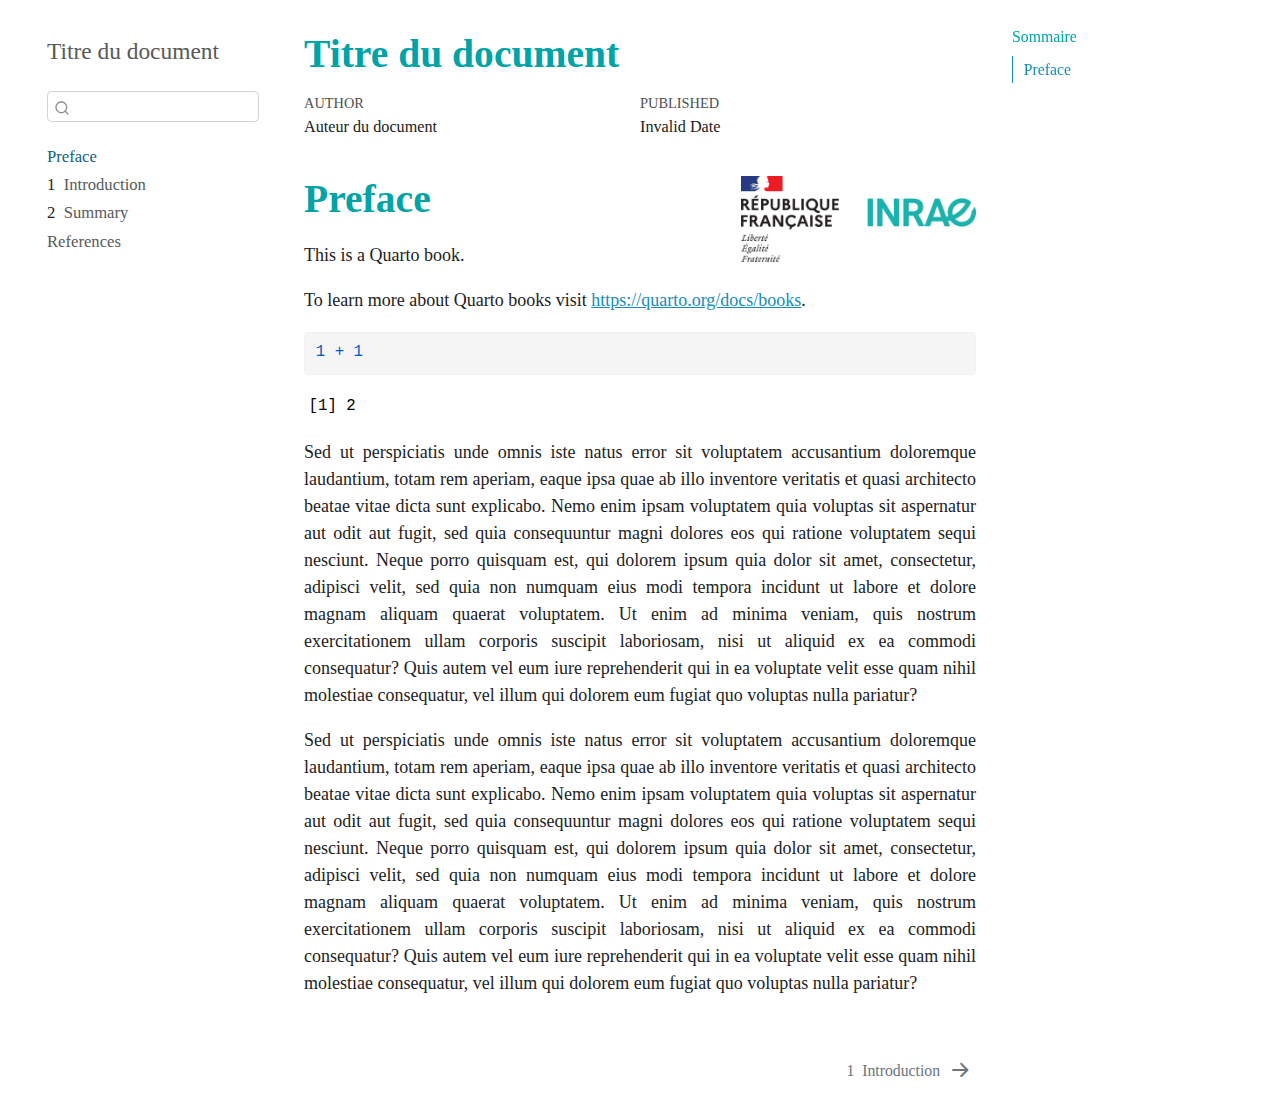
<file: docs/index.html>
<!DOCTYPE html>
<html xmlns="http://www.w3.org/1999/xhtml" lang="en" xml:lang="en"><head>

<meta charset="utf-8">
<meta name="generator" content="quarto-1.3.49">

<meta name="viewport" content="width=device-width, initial-scale=1.0, user-scalable=yes">

<meta name="author" content="Auteur du document">

<title>Titre du document</title>
<style>
code{white-space: pre-wrap;}
span.smallcaps{font-variant: small-caps;}
div.columns{display: flex; gap: min(4vw, 1.5em);}
div.column{flex: auto; overflow-x: auto;}
div.hanging-indent{margin-left: 1.5em; text-indent: -1.5em;}
ul.task-list{list-style: none;}
ul.task-list li input[type="checkbox"] {
  width: 0.8em;
  margin: 0 0.8em 0.2em -1.6em;
  vertical-align: middle;
}
pre > code.sourceCode { white-space: pre; position: relative; }
pre > code.sourceCode > span { display: inline-block; line-height: 1.25; }
pre > code.sourceCode > span:empty { height: 1.2em; }
.sourceCode { overflow: visible; }
code.sourceCode > span { color: inherit; text-decoration: inherit; }
div.sourceCode { margin: 1em 0; }
pre.sourceCode { margin: 0; }
@media screen {
div.sourceCode { overflow: auto; }
}
@media print {
pre > code.sourceCode { white-space: pre-wrap; }
pre > code.sourceCode > span { text-indent: -5em; padding-left: 5em; }
}
pre.numberSource code
  { counter-reset: source-line 0; }
pre.numberSource code > span
  { position: relative; left: -4em; counter-increment: source-line; }
pre.numberSource code > span > a:first-child::before
  { content: counter(source-line);
    position: relative; left: -1em; text-align: right; vertical-align: baseline;
    border: none; display: inline-block;
    -webkit-touch-callout: none; -webkit-user-select: none;
    -khtml-user-select: none; -moz-user-select: none;
    -ms-user-select: none; user-select: none;
    padding: 0 4px; width: 4em;
    color: #aaaaaa;
  }
pre.numberSource { margin-left: 3em; border-left: 1px solid #aaaaaa;  padding-left: 4px; }
div.sourceCode
  {   }
@media screen {
pre > code.sourceCode > span > a:first-child::before { text-decoration: underline; }
}
code span.al { color: #ff0000; font-weight: bold; } /* Alert */
code span.an { color: #60a0b0; font-weight: bold; font-style: italic; } /* Annotation */
code span.at { color: #7d9029; } /* Attribute */
code span.bn { color: #40a070; } /* BaseN */
code span.bu { color: #008000; } /* BuiltIn */
code span.cf { color: #007020; font-weight: bold; } /* ControlFlow */
code span.ch { color: #4070a0; } /* Char */
code span.cn { color: #880000; } /* Constant */
code span.co { color: #60a0b0; font-style: italic; } /* Comment */
code span.cv { color: #60a0b0; font-weight: bold; font-style: italic; } /* CommentVar */
code span.do { color: #ba2121; font-style: italic; } /* Documentation */
code span.dt { color: #902000; } /* DataType */
code span.dv { color: #40a070; } /* DecVal */
code span.er { color: #ff0000; font-weight: bold; } /* Error */
code span.ex { } /* Extension */
code span.fl { color: #40a070; } /* Float */
code span.fu { color: #06287e; } /* Function */
code span.im { color: #008000; font-weight: bold; } /* Import */
code span.in { color: #60a0b0; font-weight: bold; font-style: italic; } /* Information */
code span.kw { color: #007020; font-weight: bold; } /* Keyword */
code span.op { color: #666666; } /* Operator */
code span.ot { color: #007020; } /* Other */
code span.pp { color: #bc7a00; } /* Preprocessor */
code span.sc { color: #4070a0; } /* SpecialChar */
code span.ss { color: #bb6688; } /* SpecialString */
code span.st { color: #4070a0; } /* String */
code span.va { color: #19177c; } /* Variable */
code span.vs { color: #4070a0; } /* VerbatimString */
code span.wa { color: #60a0b0; font-weight: bold; font-style: italic; } /* Warning */
</style>


<script src="site_libs/quarto-nav/quarto-nav.js"></script>
<script src="site_libs/quarto-nav/headroom.min.js"></script>
<script src="site_libs/clipboard/clipboard.min.js"></script>
<script src="site_libs/quarto-search/autocomplete.umd.js"></script>
<script src="site_libs/quarto-search/fuse.min.js"></script>
<script src="site_libs/quarto-search/quarto-search.js"></script>
<meta name="quarto:offset" content="./">
<link href="./intro.html" rel="next">
<script src="site_libs/quarto-html/quarto.js"></script>
<script src="site_libs/quarto-html/popper.min.js"></script>
<script src="site_libs/quarto-html/tippy.umd.min.js"></script>
<script src="site_libs/quarto-html/anchor.min.js"></script>
<link href="site_libs/quarto-html/tippy.css" rel="stylesheet">
<link href="site_libs/quarto-html/quarto-syntax-highlighting.css" rel="stylesheet" id="quarto-text-highlighting-styles">
<script src="site_libs/bootstrap/bootstrap.min.js"></script>
<link href="site_libs/bootstrap/bootstrap-icons.css" rel="stylesheet">
<link href="site_libs/bootstrap/bootstrap.min.css" rel="stylesheet" id="quarto-bootstrap" data-mode="light">
<script id="quarto-search-options" type="application/json">{
  "location": "sidebar",
  "copy-button": false,
  "collapse-after": 3,
  "panel-placement": "start",
  "type": "textbox",
  "limit": 20,
  "language": {
    "search-no-results-text": "No results",
    "search-matching-documents-text": "matching documents",
    "search-copy-link-title": "Copy link to search",
    "search-hide-matches-text": "Hide additional matches",
    "search-more-match-text": "more match in this document",
    "search-more-matches-text": "more matches in this document",
    "search-clear-button-title": "Clear",
    "search-detached-cancel-button-title": "Cancel",
    "search-submit-button-title": "Submit"
  }
}</script>


<link rel="stylesheet" href="ressources/styles.css">
</head>

<body class="nav-sidebar floating">

<div id="quarto-search-results"></div>
  <header id="quarto-header" class="headroom fixed-top">
  <nav class="quarto-secondary-nav" data-bs-toggle="collapse" data-bs-target="#quarto-sidebar" aria-controls="quarto-sidebar" aria-expanded="false" aria-label="Toggle sidebar navigation" onclick="if (window.quartoToggleHeadroom) { window.quartoToggleHeadroom(); }">
    <div class="container-fluid d-flex justify-content-between">
      <h1 class="quarto-secondary-nav-title">Titre du document</h1>
      <button type="button" class="quarto-btn-toggle btn" aria-label="Show secondary navigation">
        <i class="bi bi-chevron-right"></i>
      </button>
    </div>
  </nav>
</header>
<!-- content -->
<div id="quarto-content" class="quarto-container page-columns page-rows-contents page-layout-article">
<!-- sidebar -->
  <nav id="quarto-sidebar" class="sidebar collapse sidebar-navigation floating overflow-auto">
    <div class="pt-lg-2 mt-2 text-left sidebar-header">
    <div class="sidebar-title mb-0 py-0">
      <a href="./">Titre du document</a> 
    </div>
      </div>
      <div class="mt-2 flex-shrink-0 align-items-center">
        <div class="sidebar-search">
        <div id="quarto-search" class="" title="Search"></div>
        </div>
      </div>
    <div class="sidebar-menu-container"> 
    <ul class="list-unstyled mt-1">
        <li class="sidebar-item">
  <div class="sidebar-item-container"> 
  <a href="./index.html" class="sidebar-item-text sidebar-link active">Preface</a>
  </div>
</li>
        <li class="sidebar-item">
  <div class="sidebar-item-container"> 
  <a href="./intro.html" class="sidebar-item-text sidebar-link"><span class="chapter-number">1</span>&nbsp; <span class="chapter-title">Introduction</span></a>
  </div>
</li>
        <li class="sidebar-item">
  <div class="sidebar-item-container"> 
  <a href="./summary.html" class="sidebar-item-text sidebar-link"><span class="chapter-number">2</span>&nbsp; <span class="chapter-title">Summary</span></a>
  </div>
</li>
        <li class="sidebar-item">
  <div class="sidebar-item-container"> 
  <a href="./references.html" class="sidebar-item-text sidebar-link">References</a>
  </div>
</li>
    </ul>
    </div>
</nav>
<!-- margin-sidebar -->
    <div id="quarto-margin-sidebar" class="sidebar margin-sidebar">
        <nav id="TOC" role="doc-toc" class="toc-active">
    <h2 id="toc-title">Sommaire</h2>
   
  <ul>
  <li><a href="#preface" id="toc-preface" class="nav-link active" data-scroll-target="#preface">Preface</a></li>
  </ul>
</nav>
    </div>
<!-- main -->
<main class="content" id="quarto-document-content">

<header id="title-block-header" class="quarto-title-block default">
<div class="quarto-title">
<h1 class="title d-none d-lg-block">Titre du document</h1>
</div>



<div class="quarto-title-meta">

    <div>
    <div class="quarto-title-meta-heading">Author</div>
    <div class="quarto-title-meta-contents">
             <p>Auteur du document </p>
          </div>
  </div>
    
    <div>
    <div class="quarto-title-meta-heading">Published</div>
    <div class="quarto-title-meta-contents">
      <p class="date">Invalid Date</p>
    </div>
  </div>
  
    
  </div>
  

</header>


<section id="preface" class="level1 unnumbered">
<p><img src="ressources/bloc-etat.png" title="Titre du document" class="quarto-cover-image img-fluid"></p><h1 class="unnumbered">Preface</h1>
<p>This is a Quarto book.</p>
<p>To learn more about Quarto books visit <a href="https://quarto.org/docs/books" class="uri">https://quarto.org/docs/books</a>.</p>
<div class="cell">
<div class="sourceCode cell-code" id="cb1"><pre class="sourceCode r code-with-copy"><code class="sourceCode r"><span id="cb1-1"><a href="#cb1-1" aria-hidden="true" tabindex="-1"></a><span class="dv">1</span> <span class="sc">+</span> <span class="dv">1</span></span></code><button title="Copy to Clipboard" class="code-copy-button"><i class="bi"></i></button></pre></div>
<div class="cell-output cell-output-stdout">
<pre><code>[1] 2</code></pre>
</div>
</div>
<p>Sed ut perspiciatis unde omnis iste natus error sit voluptatem accusantium doloremque laudantium, totam rem aperiam, eaque ipsa quae ab illo inventore veritatis et quasi architecto beatae vitae dicta sunt explicabo. Nemo enim ipsam voluptatem quia voluptas sit aspernatur aut odit aut fugit, sed quia consequuntur magni dolores eos qui ratione voluptatem sequi nesciunt. Neque porro quisquam est, qui dolorem ipsum quia dolor sit amet, consectetur, adipisci velit, sed quia non numquam eius modi tempora incidunt ut labore et dolore magnam aliquam quaerat voluptatem. Ut enim ad minima veniam, quis nostrum exercitationem ullam corporis suscipit laboriosam, nisi ut aliquid ex ea commodi consequatur? Quis autem vel eum iure reprehenderit qui in ea voluptate velit esse quam nihil molestiae consequatur, vel illum qui dolorem eum fugiat quo voluptas nulla pariatur?</p>
<p>Sed ut perspiciatis unde omnis iste natus error sit voluptatem accusantium doloremque laudantium, totam rem aperiam, eaque ipsa quae ab illo inventore veritatis et quasi architecto beatae vitae dicta sunt explicabo. Nemo enim ipsam voluptatem quia voluptas sit aspernatur aut odit aut fugit, sed quia consequuntur magni dolores eos qui ratione voluptatem sequi nesciunt. Neque porro quisquam est, qui dolorem ipsum quia dolor sit amet, consectetur, adipisci velit, sed quia non numquam eius modi tempora incidunt ut labore et dolore magnam aliquam quaerat voluptatem. Ut enim ad minima veniam, quis nostrum exercitationem ullam corporis suscipit laboriosam, nisi ut aliquid ex ea commodi consequatur? Quis autem vel eum iure reprehenderit qui in ea voluptate velit esse quam nihil molestiae consequatur, vel illum qui dolorem eum fugiat quo voluptas nulla pariatur?</p>


</section>

</main> <!-- /main -->
<script id="quarto-html-after-body" type="application/javascript">
window.document.addEventListener("DOMContentLoaded", function (event) {
  const toggleBodyColorMode = (bsSheetEl) => {
    const mode = bsSheetEl.getAttribute("data-mode");
    const bodyEl = window.document.querySelector("body");
    if (mode === "dark") {
      bodyEl.classList.add("quarto-dark");
      bodyEl.classList.remove("quarto-light");
    } else {
      bodyEl.classList.add("quarto-light");
      bodyEl.classList.remove("quarto-dark");
    }
  }
  const toggleBodyColorPrimary = () => {
    const bsSheetEl = window.document.querySelector("link#quarto-bootstrap");
    if (bsSheetEl) {
      toggleBodyColorMode(bsSheetEl);
    }
  }
  toggleBodyColorPrimary();  
  const icon = "";
  const anchorJS = new window.AnchorJS();
  anchorJS.options = {
    placement: 'right',
    icon: icon
  };
  anchorJS.add('.anchored');
  const clipboard = new window.ClipboardJS('.code-copy-button', {
    target: function(trigger) {
      return trigger.previousElementSibling;
    }
  });
  clipboard.on('success', function(e) {
    // button target
    const button = e.trigger;
    // don't keep focus
    button.blur();
    // flash "checked"
    button.classList.add('code-copy-button-checked');
    var currentTitle = button.getAttribute("title");
    button.setAttribute("title", "Copied!");
    let tooltip;
    if (window.bootstrap) {
      button.setAttribute("data-bs-toggle", "tooltip");
      button.setAttribute("data-bs-placement", "left");
      button.setAttribute("data-bs-title", "Copied!");
      tooltip = new bootstrap.Tooltip(button, 
        { trigger: "manual", 
          customClass: "code-copy-button-tooltip",
          offset: [0, -8]});
      tooltip.show();    
    }
    setTimeout(function() {
      if (tooltip) {
        tooltip.hide();
        button.removeAttribute("data-bs-title");
        button.removeAttribute("data-bs-toggle");
        button.removeAttribute("data-bs-placement");
      }
      button.setAttribute("title", currentTitle);
      button.classList.remove('code-copy-button-checked');
    }, 1000);
    // clear code selection
    e.clearSelection();
  });
  function tippyHover(el, contentFn) {
    const config = {
      allowHTML: true,
      content: contentFn,
      maxWidth: 500,
      delay: 100,
      arrow: false,
      appendTo: function(el) {
          return el.parentElement;
      },
      interactive: true,
      interactiveBorder: 10,
      theme: 'quarto',
      placement: 'bottom-start'
    };
    window.tippy(el, config); 
  }
  const noterefs = window.document.querySelectorAll('a[role="doc-noteref"]');
  for (var i=0; i<noterefs.length; i++) {
    const ref = noterefs[i];
    tippyHover(ref, function() {
      // use id or data attribute instead here
      let href = ref.getAttribute('data-footnote-href') || ref.getAttribute('href');
      try { href = new URL(href).hash; } catch {}
      const id = href.replace(/^#\/?/, "");
      const note = window.document.getElementById(id);
      return note.innerHTML;
    });
  }
  const findCites = (el) => {
    const parentEl = el.parentElement;
    if (parentEl) {
      const cites = parentEl.dataset.cites;
      if (cites) {
        return {
          el,
          cites: cites.split(' ')
        };
      } else {
        return findCites(el.parentElement)
      }
    } else {
      return undefined;
    }
  };
  var bibliorefs = window.document.querySelectorAll('a[role="doc-biblioref"]');
  for (var i=0; i<bibliorefs.length; i++) {
    const ref = bibliorefs[i];
    const citeInfo = findCites(ref);
    if (citeInfo) {
      tippyHover(citeInfo.el, function() {
        var popup = window.document.createElement('div');
        citeInfo.cites.forEach(function(cite) {
          var citeDiv = window.document.createElement('div');
          citeDiv.classList.add('hanging-indent');
          citeDiv.classList.add('csl-entry');
          var biblioDiv = window.document.getElementById('ref-' + cite);
          if (biblioDiv) {
            citeDiv.innerHTML = biblioDiv.innerHTML;
          }
          popup.appendChild(citeDiv);
        });
        return popup.innerHTML;
      });
    }
  }
});
</script>
<nav class="page-navigation">
  <div class="nav-page nav-page-previous">
  </div>
  <div class="nav-page nav-page-next">
      <a href="./intro.html" class="pagination-link">
        <span class="nav-page-text"><span class="chapter-number">1</span>&nbsp; <span class="chapter-title">Introduction</span></span> <i class="bi bi-arrow-right-short"></i>
      </a>
  </div>
</nav>
</div> <!-- /content -->



</body></html>
</file>
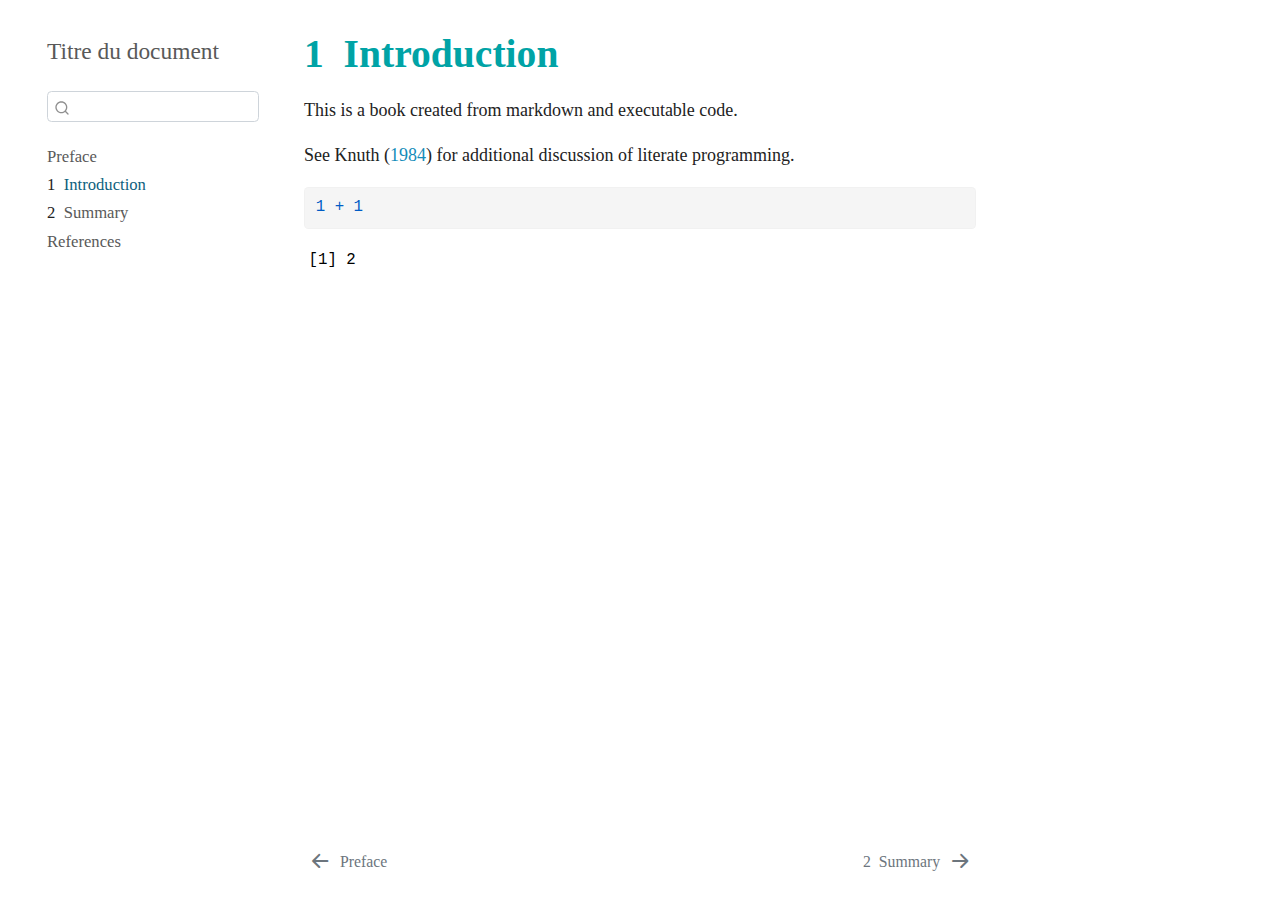
<file: docs/intro.html>
<!DOCTYPE html>
<html xmlns="http://www.w3.org/1999/xhtml" lang="en" xml:lang="en"><head>

<meta charset="utf-8">
<meta name="generator" content="quarto-1.3.49">

<meta name="viewport" content="width=device-width, initial-scale=1.0, user-scalable=yes">


<title>Titre du document - 1&nbsp; Introduction</title>
<style>
code{white-space: pre-wrap;}
span.smallcaps{font-variant: small-caps;}
div.columns{display: flex; gap: min(4vw, 1.5em);}
div.column{flex: auto; overflow-x: auto;}
div.hanging-indent{margin-left: 1.5em; text-indent: -1.5em;}
ul.task-list{list-style: none;}
ul.task-list li input[type="checkbox"] {
  width: 0.8em;
  margin: 0 0.8em 0.2em -1.6em;
  vertical-align: middle;
}
pre > code.sourceCode { white-space: pre; position: relative; }
pre > code.sourceCode > span { display: inline-block; line-height: 1.25; }
pre > code.sourceCode > span:empty { height: 1.2em; }
.sourceCode { overflow: visible; }
code.sourceCode > span { color: inherit; text-decoration: inherit; }
div.sourceCode { margin: 1em 0; }
pre.sourceCode { margin: 0; }
@media screen {
div.sourceCode { overflow: auto; }
}
@media print {
pre > code.sourceCode { white-space: pre-wrap; }
pre > code.sourceCode > span { text-indent: -5em; padding-left: 5em; }
}
pre.numberSource code
  { counter-reset: source-line 0; }
pre.numberSource code > span
  { position: relative; left: -4em; counter-increment: source-line; }
pre.numberSource code > span > a:first-child::before
  { content: counter(source-line);
    position: relative; left: -1em; text-align: right; vertical-align: baseline;
    border: none; display: inline-block;
    -webkit-touch-callout: none; -webkit-user-select: none;
    -khtml-user-select: none; -moz-user-select: none;
    -ms-user-select: none; user-select: none;
    padding: 0 4px; width: 4em;
    color: #aaaaaa;
  }
pre.numberSource { margin-left: 3em; border-left: 1px solid #aaaaaa;  padding-left: 4px; }
div.sourceCode
  {   }
@media screen {
pre > code.sourceCode > span > a:first-child::before { text-decoration: underline; }
}
code span.al { color: #ff0000; font-weight: bold; } /* Alert */
code span.an { color: #60a0b0; font-weight: bold; font-style: italic; } /* Annotation */
code span.at { color: #7d9029; } /* Attribute */
code span.bn { color: #40a070; } /* BaseN */
code span.bu { color: #008000; } /* BuiltIn */
code span.cf { color: #007020; font-weight: bold; } /* ControlFlow */
code span.ch { color: #4070a0; } /* Char */
code span.cn { color: #880000; } /* Constant */
code span.co { color: #60a0b0; font-style: italic; } /* Comment */
code span.cv { color: #60a0b0; font-weight: bold; font-style: italic; } /* CommentVar */
code span.do { color: #ba2121; font-style: italic; } /* Documentation */
code span.dt { color: #902000; } /* DataType */
code span.dv { color: #40a070; } /* DecVal */
code span.er { color: #ff0000; font-weight: bold; } /* Error */
code span.ex { } /* Extension */
code span.fl { color: #40a070; } /* Float */
code span.fu { color: #06287e; } /* Function */
code span.im { color: #008000; font-weight: bold; } /* Import */
code span.in { color: #60a0b0; font-weight: bold; font-style: italic; } /* Information */
code span.kw { color: #007020; font-weight: bold; } /* Keyword */
code span.op { color: #666666; } /* Operator */
code span.ot { color: #007020; } /* Other */
code span.pp { color: #bc7a00; } /* Preprocessor */
code span.sc { color: #4070a0; } /* SpecialChar */
code span.ss { color: #bb6688; } /* SpecialString */
code span.st { color: #4070a0; } /* String */
code span.va { color: #19177c; } /* Variable */
code span.vs { color: #4070a0; } /* VerbatimString */
code span.wa { color: #60a0b0; font-weight: bold; font-style: italic; } /* Warning */
div.csl-bib-body { }
div.csl-entry {
  clear: both;
}
.hanging div.csl-entry {
  margin-left:2em;
  text-indent:-2em;
}
div.csl-left-margin {
  min-width:2em;
  float:left;
}
div.csl-right-inline {
  margin-left:2em;
  padding-left:1em;
}
div.csl-indent {
  margin-left: 2em;
}
</style>


<script src="site_libs/quarto-nav/quarto-nav.js"></script>
<script src="site_libs/quarto-nav/headroom.min.js"></script>
<script src="site_libs/clipboard/clipboard.min.js"></script>
<script src="site_libs/quarto-search/autocomplete.umd.js"></script>
<script src="site_libs/quarto-search/fuse.min.js"></script>
<script src="site_libs/quarto-search/quarto-search.js"></script>
<meta name="quarto:offset" content="./">
<link href="./summary.html" rel="next">
<link href="./index.html" rel="prev">
<script src="site_libs/quarto-html/quarto.js"></script>
<script src="site_libs/quarto-html/popper.min.js"></script>
<script src="site_libs/quarto-html/tippy.umd.min.js"></script>
<script src="site_libs/quarto-html/anchor.min.js"></script>
<link href="site_libs/quarto-html/tippy.css" rel="stylesheet">
<link href="site_libs/quarto-html/quarto-syntax-highlighting.css" rel="stylesheet" id="quarto-text-highlighting-styles">
<script src="site_libs/bootstrap/bootstrap.min.js"></script>
<link href="site_libs/bootstrap/bootstrap-icons.css" rel="stylesheet">
<link href="site_libs/bootstrap/bootstrap.min.css" rel="stylesheet" id="quarto-bootstrap" data-mode="light">
<script id="quarto-search-options" type="application/json">{
  "location": "sidebar",
  "copy-button": false,
  "collapse-after": 3,
  "panel-placement": "start",
  "type": "textbox",
  "limit": 20,
  "language": {
    "search-no-results-text": "No results",
    "search-matching-documents-text": "matching documents",
    "search-copy-link-title": "Copy link to search",
    "search-hide-matches-text": "Hide additional matches",
    "search-more-match-text": "more match in this document",
    "search-more-matches-text": "more matches in this document",
    "search-clear-button-title": "Clear",
    "search-detached-cancel-button-title": "Cancel",
    "search-submit-button-title": "Submit"
  }
}</script>


<link rel="stylesheet" href="ressources/styles.css">
</head>

<body class="nav-sidebar floating">

<div id="quarto-search-results"></div>
  <header id="quarto-header" class="headroom fixed-top">
  <nav class="quarto-secondary-nav" data-bs-toggle="collapse" data-bs-target="#quarto-sidebar" aria-controls="quarto-sidebar" aria-expanded="false" aria-label="Toggle sidebar navigation" onclick="if (window.quartoToggleHeadroom) { window.quartoToggleHeadroom(); }">
    <div class="container-fluid d-flex justify-content-between">
      <h1 class="quarto-secondary-nav-title"><span class="chapter-number">1</span>&nbsp; <span class="chapter-title">Introduction</span></h1>
      <button type="button" class="quarto-btn-toggle btn" aria-label="Show secondary navigation">
        <i class="bi bi-chevron-right"></i>
      </button>
    </div>
  </nav>
</header>
<!-- content -->
<div id="quarto-content" class="quarto-container page-columns page-rows-contents page-layout-article">
<!-- sidebar -->
  <nav id="quarto-sidebar" class="sidebar collapse sidebar-navigation floating overflow-auto">
    <div class="pt-lg-2 mt-2 text-left sidebar-header">
    <div class="sidebar-title mb-0 py-0">
      <a href="./">Titre du document</a> 
    </div>
      </div>
      <div class="mt-2 flex-shrink-0 align-items-center">
        <div class="sidebar-search">
        <div id="quarto-search" class="" title="Search"></div>
        </div>
      </div>
    <div class="sidebar-menu-container"> 
    <ul class="list-unstyled mt-1">
        <li class="sidebar-item">
  <div class="sidebar-item-container"> 
  <a href="./index.html" class="sidebar-item-text sidebar-link">Preface</a>
  </div>
</li>
        <li class="sidebar-item">
  <div class="sidebar-item-container"> 
  <a href="./intro.html" class="sidebar-item-text sidebar-link active"><span class="chapter-number">1</span>&nbsp; <span class="chapter-title">Introduction</span></a>
  </div>
</li>
        <li class="sidebar-item">
  <div class="sidebar-item-container"> 
  <a href="./summary.html" class="sidebar-item-text sidebar-link"><span class="chapter-number">2</span>&nbsp; <span class="chapter-title">Summary</span></a>
  </div>
</li>
        <li class="sidebar-item">
  <div class="sidebar-item-container"> 
  <a href="./references.html" class="sidebar-item-text sidebar-link">References</a>
  </div>
</li>
    </ul>
    </div>
</nav>
<!-- margin-sidebar -->
    <div id="quarto-margin-sidebar" class="sidebar margin-sidebar">
        
    </div>
<!-- main -->
<main class="content" id="quarto-document-content">

<header id="title-block-header" class="quarto-title-block default">
<div class="quarto-title">
<h1 class="title d-none d-lg-block"><span class="chapter-number">1</span>&nbsp; <span class="chapter-title">Introduction</span></h1>
</div>



<div class="quarto-title-meta">

    
  
    
  </div>
  

</header>

<p>This is a book created from markdown and executable code.</p>
<p>See <span class="citation" data-cites="knuth84">Knuth (<a href="references.html#ref-knuth84" role="doc-biblioref">1984</a>)</span> for additional discussion of literate programming.</p>
<div class="cell">
<div class="sourceCode cell-code" id="cb1"><pre class="sourceCode r code-with-copy"><code class="sourceCode r"><span id="cb1-1"><a href="#cb1-1" aria-hidden="true" tabindex="-1"></a><span class="dv">1</span> <span class="sc">+</span> <span class="dv">1</span></span></code><button title="Copy to Clipboard" class="code-copy-button"><i class="bi"></i></button></pre></div>
<div class="cell-output cell-output-stdout">
<pre><code>[1] 2</code></pre>
</div>
</div>


<div id="refs" class="references csl-bib-body hanging-indent" role="doc-bibliography" style="display: none">
<div id="ref-knuth84" class="csl-entry" role="doc-biblioentry">
Knuth, Donald E. 1984. <span>“Literate Programming.”</span> <em>Comput. J.</em> 27 (2): 97–111. <a href="https://doi.org/10.1093/comjnl/27.2.97">https://doi.org/10.1093/comjnl/27.2.97</a>.
</div>
</div>

</main> <!-- /main -->
<script id="quarto-html-after-body" type="application/javascript">
window.document.addEventListener("DOMContentLoaded", function (event) {
  const toggleBodyColorMode = (bsSheetEl) => {
    const mode = bsSheetEl.getAttribute("data-mode");
    const bodyEl = window.document.querySelector("body");
    if (mode === "dark") {
      bodyEl.classList.add("quarto-dark");
      bodyEl.classList.remove("quarto-light");
    } else {
      bodyEl.classList.add("quarto-light");
      bodyEl.classList.remove("quarto-dark");
    }
  }
  const toggleBodyColorPrimary = () => {
    const bsSheetEl = window.document.querySelector("link#quarto-bootstrap");
    if (bsSheetEl) {
      toggleBodyColorMode(bsSheetEl);
    }
  }
  toggleBodyColorPrimary();  
  const icon = "";
  const anchorJS = new window.AnchorJS();
  anchorJS.options = {
    placement: 'right',
    icon: icon
  };
  anchorJS.add('.anchored');
  const clipboard = new window.ClipboardJS('.code-copy-button', {
    target: function(trigger) {
      return trigger.previousElementSibling;
    }
  });
  clipboard.on('success', function(e) {
    // button target
    const button = e.trigger;
    // don't keep focus
    button.blur();
    // flash "checked"
    button.classList.add('code-copy-button-checked');
    var currentTitle = button.getAttribute("title");
    button.setAttribute("title", "Copied!");
    let tooltip;
    if (window.bootstrap) {
      button.setAttribute("data-bs-toggle", "tooltip");
      button.setAttribute("data-bs-placement", "left");
      button.setAttribute("data-bs-title", "Copied!");
      tooltip = new bootstrap.Tooltip(button, 
        { trigger: "manual", 
          customClass: "code-copy-button-tooltip",
          offset: [0, -8]});
      tooltip.show();    
    }
    setTimeout(function() {
      if (tooltip) {
        tooltip.hide();
        button.removeAttribute("data-bs-title");
        button.removeAttribute("data-bs-toggle");
        button.removeAttribute("data-bs-placement");
      }
      button.setAttribute("title", currentTitle);
      button.classList.remove('code-copy-button-checked');
    }, 1000);
    // clear code selection
    e.clearSelection();
  });
  function tippyHover(el, contentFn) {
    const config = {
      allowHTML: true,
      content: contentFn,
      maxWidth: 500,
      delay: 100,
      arrow: false,
      appendTo: function(el) {
          return el.parentElement;
      },
      interactive: true,
      interactiveBorder: 10,
      theme: 'quarto',
      placement: 'bottom-start'
    };
    window.tippy(el, config); 
  }
  const noterefs = window.document.querySelectorAll('a[role="doc-noteref"]');
  for (var i=0; i<noterefs.length; i++) {
    const ref = noterefs[i];
    tippyHover(ref, function() {
      // use id or data attribute instead here
      let href = ref.getAttribute('data-footnote-href') || ref.getAttribute('href');
      try { href = new URL(href).hash; } catch {}
      const id = href.replace(/^#\/?/, "");
      const note = window.document.getElementById(id);
      return note.innerHTML;
    });
  }
  const findCites = (el) => {
    const parentEl = el.parentElement;
    if (parentEl) {
      const cites = parentEl.dataset.cites;
      if (cites) {
        return {
          el,
          cites: cites.split(' ')
        };
      } else {
        return findCites(el.parentElement)
      }
    } else {
      return undefined;
    }
  };
  var bibliorefs = window.document.querySelectorAll('a[role="doc-biblioref"]');
  for (var i=0; i<bibliorefs.length; i++) {
    const ref = bibliorefs[i];
    const citeInfo = findCites(ref);
    if (citeInfo) {
      tippyHover(citeInfo.el, function() {
        var popup = window.document.createElement('div');
        citeInfo.cites.forEach(function(cite) {
          var citeDiv = window.document.createElement('div');
          citeDiv.classList.add('hanging-indent');
          citeDiv.classList.add('csl-entry');
          var biblioDiv = window.document.getElementById('ref-' + cite);
          if (biblioDiv) {
            citeDiv.innerHTML = biblioDiv.innerHTML;
          }
          popup.appendChild(citeDiv);
        });
        return popup.innerHTML;
      });
    }
  }
});
</script>
<nav class="page-navigation">
  <div class="nav-page nav-page-previous">
      <a href="./index.html" class="pagination-link">
        <i class="bi bi-arrow-left-short"></i> <span class="nav-page-text">Preface</span>
      </a>          
  </div>
  <div class="nav-page nav-page-next">
      <a href="./summary.html" class="pagination-link">
        <span class="nav-page-text"><span class="chapter-number">2</span>&nbsp; <span class="chapter-title">Summary</span></span> <i class="bi bi-arrow-right-short"></i>
      </a>
  </div>
</nav>
</div> <!-- /content -->



</body></html>
</file>
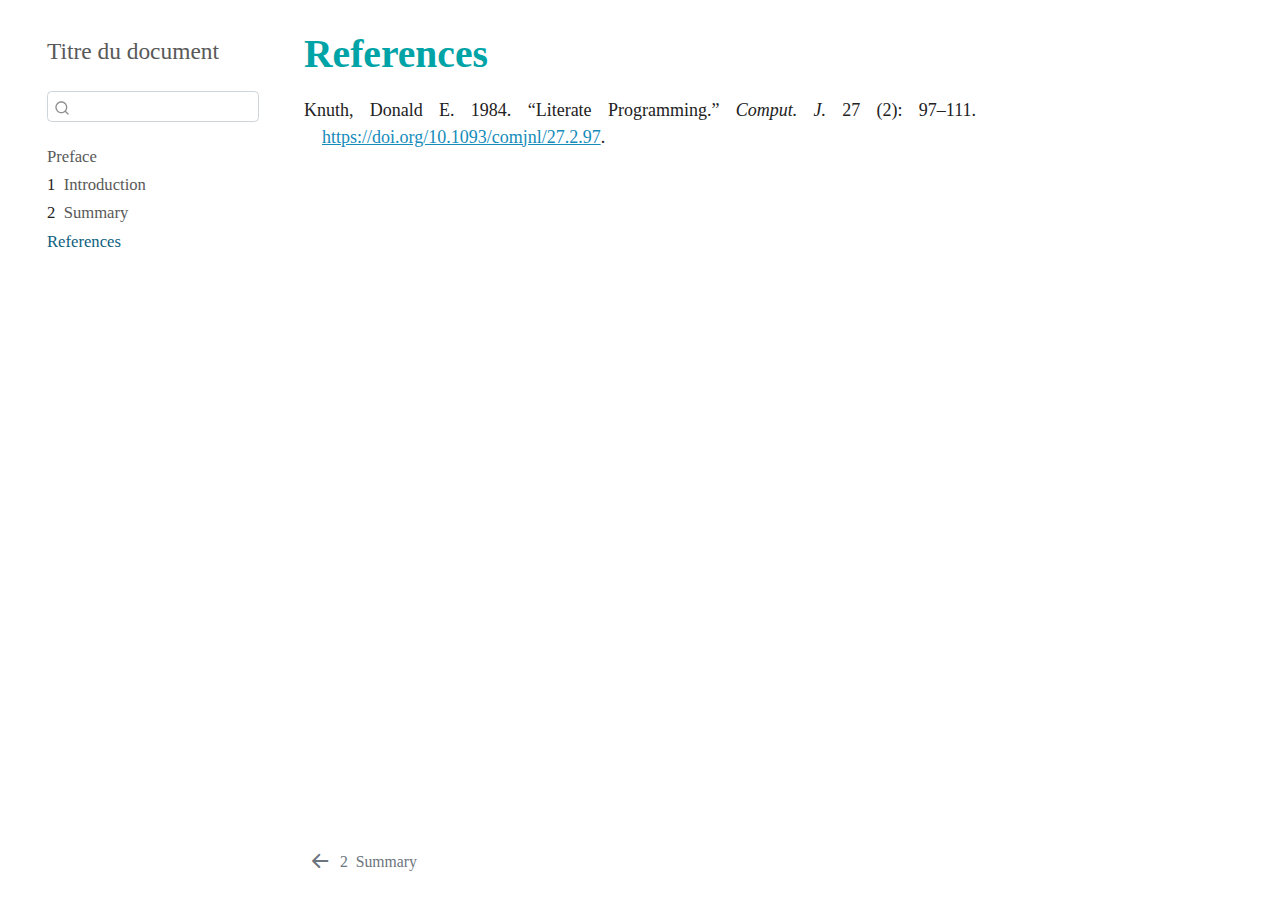
<file: docs/references.html>
<!DOCTYPE html>
<html xmlns="http://www.w3.org/1999/xhtml" lang="en" xml:lang="en"><head>

<meta charset="utf-8">
<meta name="generator" content="quarto-1.3.49">

<meta name="viewport" content="width=device-width, initial-scale=1.0, user-scalable=yes">


<title>Titre du document - References</title>
<style>
code{white-space: pre-wrap;}
span.smallcaps{font-variant: small-caps;}
div.columns{display: flex; gap: min(4vw, 1.5em);}
div.column{flex: auto; overflow-x: auto;}
div.hanging-indent{margin-left: 1.5em; text-indent: -1.5em;}
ul.task-list{list-style: none;}
ul.task-list li input[type="checkbox"] {
  width: 0.8em;
  margin: 0 0.8em 0.2em -1.6em;
  vertical-align: middle;
}
div.csl-bib-body { }
div.csl-entry {
  clear: both;
}
.hanging div.csl-entry {
  margin-left:2em;
  text-indent:-2em;
}
div.csl-left-margin {
  min-width:2em;
  float:left;
}
div.csl-right-inline {
  margin-left:2em;
  padding-left:1em;
}
div.csl-indent {
  margin-left: 2em;
}
</style>


<script src="site_libs/quarto-nav/quarto-nav.js"></script>
<script src="site_libs/quarto-nav/headroom.min.js"></script>
<script src="site_libs/clipboard/clipboard.min.js"></script>
<script src="site_libs/quarto-search/autocomplete.umd.js"></script>
<script src="site_libs/quarto-search/fuse.min.js"></script>
<script src="site_libs/quarto-search/quarto-search.js"></script>
<meta name="quarto:offset" content="./">
<link href="./summary.html" rel="prev">
<script src="site_libs/quarto-html/quarto.js"></script>
<script src="site_libs/quarto-html/popper.min.js"></script>
<script src="site_libs/quarto-html/tippy.umd.min.js"></script>
<script src="site_libs/quarto-html/anchor.min.js"></script>
<link href="site_libs/quarto-html/tippy.css" rel="stylesheet">
<link href="site_libs/quarto-html/quarto-syntax-highlighting.css" rel="stylesheet" id="quarto-text-highlighting-styles">
<script src="site_libs/bootstrap/bootstrap.min.js"></script>
<link href="site_libs/bootstrap/bootstrap-icons.css" rel="stylesheet">
<link href="site_libs/bootstrap/bootstrap.min.css" rel="stylesheet" id="quarto-bootstrap" data-mode="light">
<script id="quarto-search-options" type="application/json">{
  "location": "sidebar",
  "copy-button": false,
  "collapse-after": 3,
  "panel-placement": "start",
  "type": "textbox",
  "limit": 20,
  "language": {
    "search-no-results-text": "No results",
    "search-matching-documents-text": "matching documents",
    "search-copy-link-title": "Copy link to search",
    "search-hide-matches-text": "Hide additional matches",
    "search-more-match-text": "more match in this document",
    "search-more-matches-text": "more matches in this document",
    "search-clear-button-title": "Clear",
    "search-detached-cancel-button-title": "Cancel",
    "search-submit-button-title": "Submit"
  }
}</script>


<link rel="stylesheet" href="ressources/styles.css">
</head>

<body class="nav-sidebar floating">

<div id="quarto-search-results"></div>
  <header id="quarto-header" class="headroom fixed-top">
  <nav class="quarto-secondary-nav" data-bs-toggle="collapse" data-bs-target="#quarto-sidebar" aria-controls="quarto-sidebar" aria-expanded="false" aria-label="Toggle sidebar navigation" onclick="if (window.quartoToggleHeadroom) { window.quartoToggleHeadroom(); }">
    <div class="container-fluid d-flex justify-content-between">
      <h1 class="quarto-secondary-nav-title">References</h1>
      <button type="button" class="quarto-btn-toggle btn" aria-label="Show secondary navigation">
        <i class="bi bi-chevron-right"></i>
      </button>
    </div>
  </nav>
</header>
<!-- content -->
<div id="quarto-content" class="quarto-container page-columns page-rows-contents page-layout-article">
<!-- sidebar -->
  <nav id="quarto-sidebar" class="sidebar collapse sidebar-navigation floating overflow-auto">
    <div class="pt-lg-2 mt-2 text-left sidebar-header">
    <div class="sidebar-title mb-0 py-0">
      <a href="./">Titre du document</a> 
    </div>
      </div>
      <div class="mt-2 flex-shrink-0 align-items-center">
        <div class="sidebar-search">
        <div id="quarto-search" class="" title="Search"></div>
        </div>
      </div>
    <div class="sidebar-menu-container"> 
    <ul class="list-unstyled mt-1">
        <li class="sidebar-item">
  <div class="sidebar-item-container"> 
  <a href="./index.html" class="sidebar-item-text sidebar-link">Preface</a>
  </div>
</li>
        <li class="sidebar-item">
  <div class="sidebar-item-container"> 
  <a href="./intro.html" class="sidebar-item-text sidebar-link"><span class="chapter-number">1</span>&nbsp; <span class="chapter-title">Introduction</span></a>
  </div>
</li>
        <li class="sidebar-item">
  <div class="sidebar-item-container"> 
  <a href="./summary.html" class="sidebar-item-text sidebar-link"><span class="chapter-number">2</span>&nbsp; <span class="chapter-title">Summary</span></a>
  </div>
</li>
        <li class="sidebar-item">
  <div class="sidebar-item-container"> 
  <a href="./references.html" class="sidebar-item-text sidebar-link active">References</a>
  </div>
</li>
    </ul>
    </div>
</nav>
<!-- margin-sidebar -->
    <div id="quarto-margin-sidebar" class="sidebar margin-sidebar">
        
    </div>
<!-- main -->
<main class="content" id="quarto-document-content">

<header id="title-block-header" class="quarto-title-block default">
<div class="quarto-title">
<h1 class="title d-none d-lg-block">References</h1>
</div>



<div class="quarto-title-meta">

    
  
    
  </div>
  

</header>

<div id="refs" class="references csl-bib-body hanging-indent" role="doc-bibliography">
<div id="ref-knuth84" class="csl-entry" role="doc-biblioentry">
Knuth, Donald E. 1984. <span>“Literate Programming.”</span> <em>Comput.
J.</em> 27 (2): 97–111. <a href="https://doi.org/10.1093/comjnl/27.2.97">https://doi.org/10.1093/comjnl/27.2.97</a>.
</div>
</div>



</main> <!-- /main -->
<script id="quarto-html-after-body" type="application/javascript">
window.document.addEventListener("DOMContentLoaded", function (event) {
  const toggleBodyColorMode = (bsSheetEl) => {
    const mode = bsSheetEl.getAttribute("data-mode");
    const bodyEl = window.document.querySelector("body");
    if (mode === "dark") {
      bodyEl.classList.add("quarto-dark");
      bodyEl.classList.remove("quarto-light");
    } else {
      bodyEl.classList.add("quarto-light");
      bodyEl.classList.remove("quarto-dark");
    }
  }
  const toggleBodyColorPrimary = () => {
    const bsSheetEl = window.document.querySelector("link#quarto-bootstrap");
    if (bsSheetEl) {
      toggleBodyColorMode(bsSheetEl);
    }
  }
  toggleBodyColorPrimary();  
  const icon = "";
  const anchorJS = new window.AnchorJS();
  anchorJS.options = {
    placement: 'right',
    icon: icon
  };
  anchorJS.add('.anchored');
  const clipboard = new window.ClipboardJS('.code-copy-button', {
    target: function(trigger) {
      return trigger.previousElementSibling;
    }
  });
  clipboard.on('success', function(e) {
    // button target
    const button = e.trigger;
    // don't keep focus
    button.blur();
    // flash "checked"
    button.classList.add('code-copy-button-checked');
    var currentTitle = button.getAttribute("title");
    button.setAttribute("title", "Copied!");
    let tooltip;
    if (window.bootstrap) {
      button.setAttribute("data-bs-toggle", "tooltip");
      button.setAttribute("data-bs-placement", "left");
      button.setAttribute("data-bs-title", "Copied!");
      tooltip = new bootstrap.Tooltip(button, 
        { trigger: "manual", 
          customClass: "code-copy-button-tooltip",
          offset: [0, -8]});
      tooltip.show();    
    }
    setTimeout(function() {
      if (tooltip) {
        tooltip.hide();
        button.removeAttribute("data-bs-title");
        button.removeAttribute("data-bs-toggle");
        button.removeAttribute("data-bs-placement");
      }
      button.setAttribute("title", currentTitle);
      button.classList.remove('code-copy-button-checked');
    }, 1000);
    // clear code selection
    e.clearSelection();
  });
  function tippyHover(el, contentFn) {
    const config = {
      allowHTML: true,
      content: contentFn,
      maxWidth: 500,
      delay: 100,
      arrow: false,
      appendTo: function(el) {
          return el.parentElement;
      },
      interactive: true,
      interactiveBorder: 10,
      theme: 'quarto',
      placement: 'bottom-start'
    };
    window.tippy(el, config); 
  }
  const noterefs = window.document.querySelectorAll('a[role="doc-noteref"]');
  for (var i=0; i<noterefs.length; i++) {
    const ref = noterefs[i];
    tippyHover(ref, function() {
      // use id or data attribute instead here
      let href = ref.getAttribute('data-footnote-href') || ref.getAttribute('href');
      try { href = new URL(href).hash; } catch {}
      const id = href.replace(/^#\/?/, "");
      const note = window.document.getElementById(id);
      return note.innerHTML;
    });
  }
  const findCites = (el) => {
    const parentEl = el.parentElement;
    if (parentEl) {
      const cites = parentEl.dataset.cites;
      if (cites) {
        return {
          el,
          cites: cites.split(' ')
        };
      } else {
        return findCites(el.parentElement)
      }
    } else {
      return undefined;
    }
  };
  var bibliorefs = window.document.querySelectorAll('a[role="doc-biblioref"]');
  for (var i=0; i<bibliorefs.length; i++) {
    const ref = bibliorefs[i];
    const citeInfo = findCites(ref);
    if (citeInfo) {
      tippyHover(citeInfo.el, function() {
        var popup = window.document.createElement('div');
        citeInfo.cites.forEach(function(cite) {
          var citeDiv = window.document.createElement('div');
          citeDiv.classList.add('hanging-indent');
          citeDiv.classList.add('csl-entry');
          var biblioDiv = window.document.getElementById('ref-' + cite);
          if (biblioDiv) {
            citeDiv.innerHTML = biblioDiv.innerHTML;
          }
          popup.appendChild(citeDiv);
        });
        return popup.innerHTML;
      });
    }
  }
});
</script>
<nav class="page-navigation">
  <div class="nav-page nav-page-previous">
      <a href="./summary.html" class="pagination-link">
        <i class="bi bi-arrow-left-short"></i> <span class="nav-page-text"><span class="chapter-number">2</span>&nbsp; <span class="chapter-title">Summary</span></span>
      </a>          
  </div>
  <div class="nav-page nav-page-next">
  </div>
</nav>
</div> <!-- /content -->



</body></html>
</file>
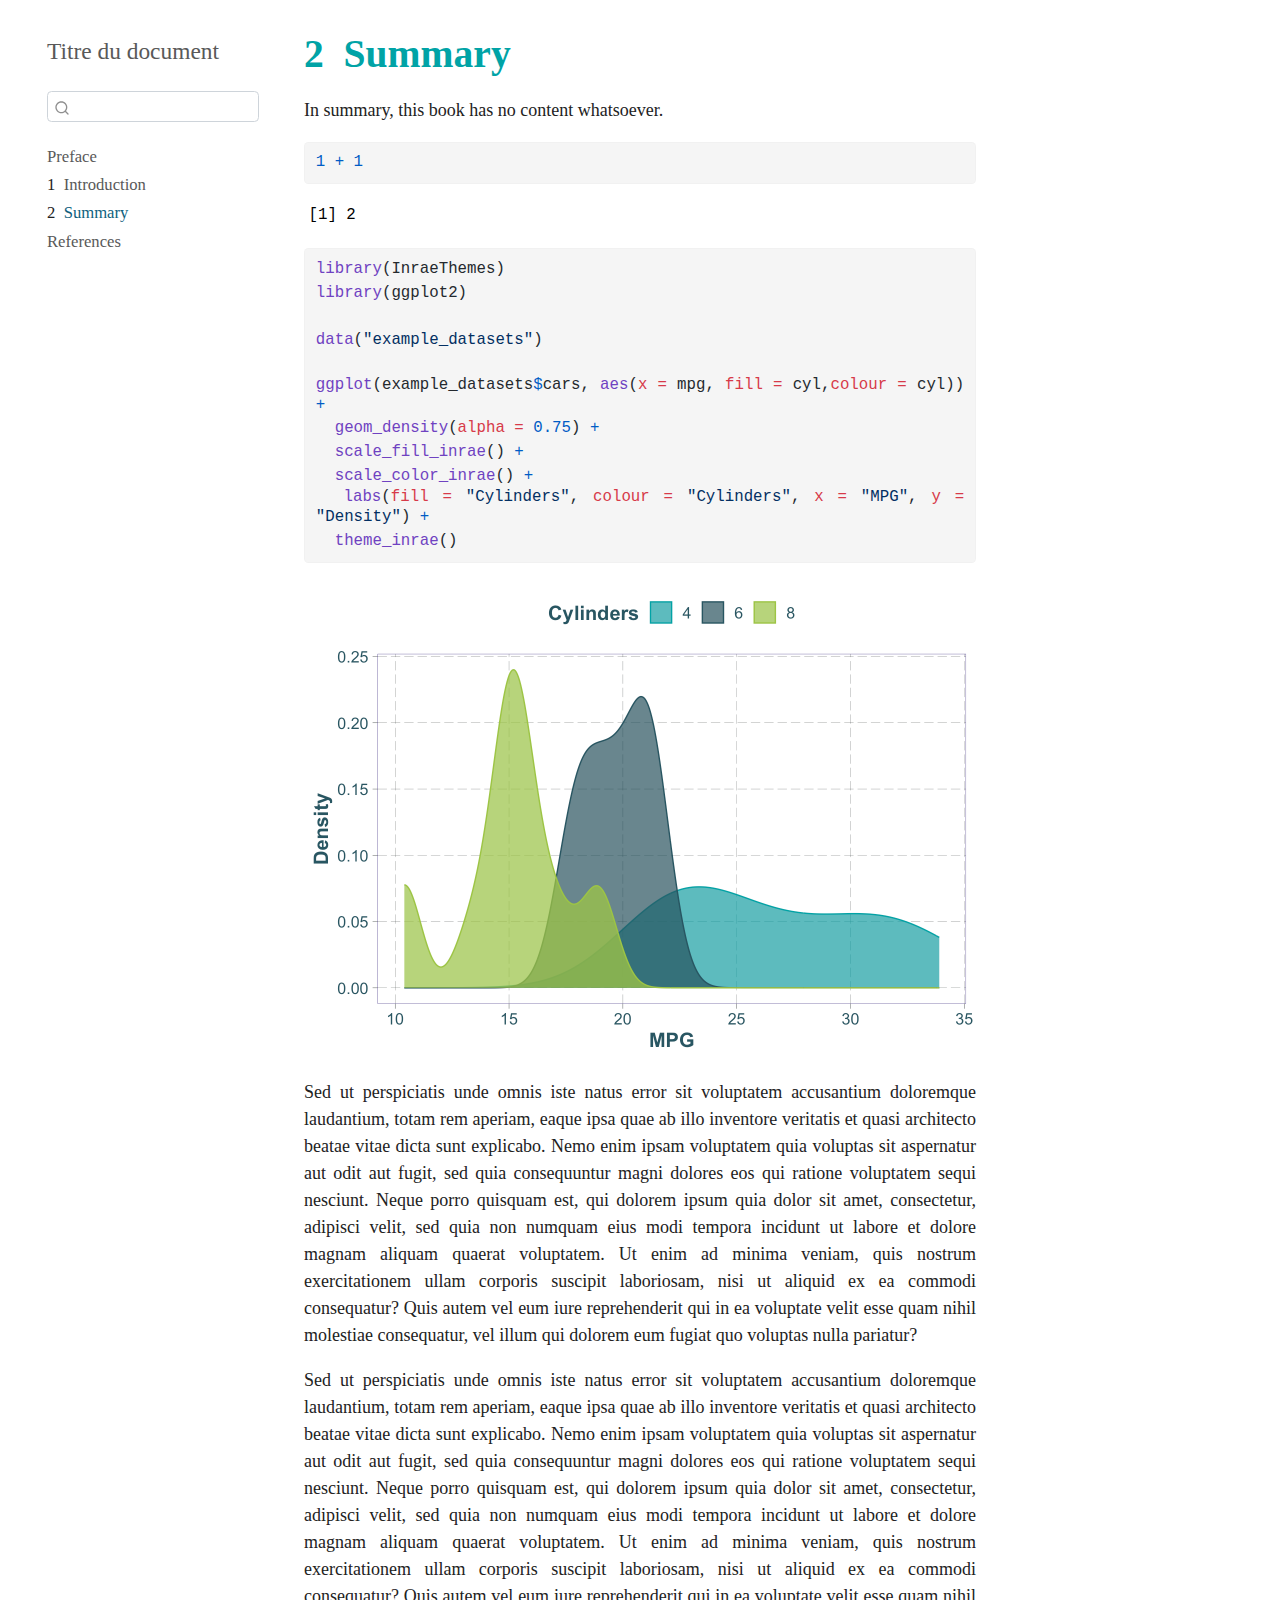
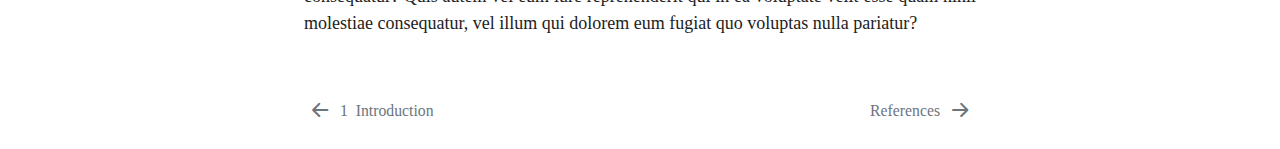
<file: docs/summary.html>
<!DOCTYPE html>
<html xmlns="http://www.w3.org/1999/xhtml" lang="en" xml:lang="en"><head>

<meta charset="utf-8">
<meta name="generator" content="quarto-1.3.49">

<meta name="viewport" content="width=device-width, initial-scale=1.0, user-scalable=yes">


<title>Titre du document - 2&nbsp; Summary</title>
<style>
code{white-space: pre-wrap;}
span.smallcaps{font-variant: small-caps;}
div.columns{display: flex; gap: min(4vw, 1.5em);}
div.column{flex: auto; overflow-x: auto;}
div.hanging-indent{margin-left: 1.5em; text-indent: -1.5em;}
ul.task-list{list-style: none;}
ul.task-list li input[type="checkbox"] {
  width: 0.8em;
  margin: 0 0.8em 0.2em -1.6em;
  vertical-align: middle;
}
pre > code.sourceCode { white-space: pre; position: relative; }
pre > code.sourceCode > span { display: inline-block; line-height: 1.25; }
pre > code.sourceCode > span:empty { height: 1.2em; }
.sourceCode { overflow: visible; }
code.sourceCode > span { color: inherit; text-decoration: inherit; }
div.sourceCode { margin: 1em 0; }
pre.sourceCode { margin: 0; }
@media screen {
div.sourceCode { overflow: auto; }
}
@media print {
pre > code.sourceCode { white-space: pre-wrap; }
pre > code.sourceCode > span { text-indent: -5em; padding-left: 5em; }
}
pre.numberSource code
  { counter-reset: source-line 0; }
pre.numberSource code > span
  { position: relative; left: -4em; counter-increment: source-line; }
pre.numberSource code > span > a:first-child::before
  { content: counter(source-line);
    position: relative; left: -1em; text-align: right; vertical-align: baseline;
    border: none; display: inline-block;
    -webkit-touch-callout: none; -webkit-user-select: none;
    -khtml-user-select: none; -moz-user-select: none;
    -ms-user-select: none; user-select: none;
    padding: 0 4px; width: 4em;
    color: #aaaaaa;
  }
pre.numberSource { margin-left: 3em; border-left: 1px solid #aaaaaa;  padding-left: 4px; }
div.sourceCode
  {   }
@media screen {
pre > code.sourceCode > span > a:first-child::before { text-decoration: underline; }
}
code span.al { color: #ff0000; font-weight: bold; } /* Alert */
code span.an { color: #60a0b0; font-weight: bold; font-style: italic; } /* Annotation */
code span.at { color: #7d9029; } /* Attribute */
code span.bn { color: #40a070; } /* BaseN */
code span.bu { color: #008000; } /* BuiltIn */
code span.cf { color: #007020; font-weight: bold; } /* ControlFlow */
code span.ch { color: #4070a0; } /* Char */
code span.cn { color: #880000; } /* Constant */
code span.co { color: #60a0b0; font-style: italic; } /* Comment */
code span.cv { color: #60a0b0; font-weight: bold; font-style: italic; } /* CommentVar */
code span.do { color: #ba2121; font-style: italic; } /* Documentation */
code span.dt { color: #902000; } /* DataType */
code span.dv { color: #40a070; } /* DecVal */
code span.er { color: #ff0000; font-weight: bold; } /* Error */
code span.ex { } /* Extension */
code span.fl { color: #40a070; } /* Float */
code span.fu { color: #06287e; } /* Function */
code span.im { color: #008000; font-weight: bold; } /* Import */
code span.in { color: #60a0b0; font-weight: bold; font-style: italic; } /* Information */
code span.kw { color: #007020; font-weight: bold; } /* Keyword */
code span.op { color: #666666; } /* Operator */
code span.ot { color: #007020; } /* Other */
code span.pp { color: #bc7a00; } /* Preprocessor */
code span.sc { color: #4070a0; } /* SpecialChar */
code span.ss { color: #bb6688; } /* SpecialString */
code span.st { color: #4070a0; } /* String */
code span.va { color: #19177c; } /* Variable */
code span.vs { color: #4070a0; } /* VerbatimString */
code span.wa { color: #60a0b0; font-weight: bold; font-style: italic; } /* Warning */
</style>


<script src="site_libs/quarto-nav/quarto-nav.js"></script>
<script src="site_libs/quarto-nav/headroom.min.js"></script>
<script src="site_libs/clipboard/clipboard.min.js"></script>
<script src="site_libs/quarto-search/autocomplete.umd.js"></script>
<script src="site_libs/quarto-search/fuse.min.js"></script>
<script src="site_libs/quarto-search/quarto-search.js"></script>
<meta name="quarto:offset" content="./">
<link href="./references.html" rel="next">
<link href="./intro.html" rel="prev">
<script src="site_libs/quarto-html/quarto.js"></script>
<script src="site_libs/quarto-html/popper.min.js"></script>
<script src="site_libs/quarto-html/tippy.umd.min.js"></script>
<script src="site_libs/quarto-html/anchor.min.js"></script>
<link href="site_libs/quarto-html/tippy.css" rel="stylesheet">
<link href="site_libs/quarto-html/quarto-syntax-highlighting.css" rel="stylesheet" id="quarto-text-highlighting-styles">
<script src="site_libs/bootstrap/bootstrap.min.js"></script>
<link href="site_libs/bootstrap/bootstrap-icons.css" rel="stylesheet">
<link href="site_libs/bootstrap/bootstrap.min.css" rel="stylesheet" id="quarto-bootstrap" data-mode="light">
<script id="quarto-search-options" type="application/json">{
  "location": "sidebar",
  "copy-button": false,
  "collapse-after": 3,
  "panel-placement": "start",
  "type": "textbox",
  "limit": 20,
  "language": {
    "search-no-results-text": "No results",
    "search-matching-documents-text": "matching documents",
    "search-copy-link-title": "Copy link to search",
    "search-hide-matches-text": "Hide additional matches",
    "search-more-match-text": "more match in this document",
    "search-more-matches-text": "more matches in this document",
    "search-clear-button-title": "Clear",
    "search-detached-cancel-button-title": "Cancel",
    "search-submit-button-title": "Submit"
  }
}</script>


<link rel="stylesheet" href="ressources/styles.css">
</head>

<body class="nav-sidebar floating">

<div id="quarto-search-results"></div>
  <header id="quarto-header" class="headroom fixed-top">
  <nav class="quarto-secondary-nav" data-bs-toggle="collapse" data-bs-target="#quarto-sidebar" aria-controls="quarto-sidebar" aria-expanded="false" aria-label="Toggle sidebar navigation" onclick="if (window.quartoToggleHeadroom) { window.quartoToggleHeadroom(); }">
    <div class="container-fluid d-flex justify-content-between">
      <h1 class="quarto-secondary-nav-title"><span class="chapter-number">2</span>&nbsp; <span class="chapter-title">Summary</span></h1>
      <button type="button" class="quarto-btn-toggle btn" aria-label="Show secondary navigation">
        <i class="bi bi-chevron-right"></i>
      </button>
    </div>
  </nav>
</header>
<!-- content -->
<div id="quarto-content" class="quarto-container page-columns page-rows-contents page-layout-article">
<!-- sidebar -->
  <nav id="quarto-sidebar" class="sidebar collapse sidebar-navigation floating overflow-auto">
    <div class="pt-lg-2 mt-2 text-left sidebar-header">
    <div class="sidebar-title mb-0 py-0">
      <a href="./">Titre du document</a> 
    </div>
      </div>
      <div class="mt-2 flex-shrink-0 align-items-center">
        <div class="sidebar-search">
        <div id="quarto-search" class="" title="Search"></div>
        </div>
      </div>
    <div class="sidebar-menu-container"> 
    <ul class="list-unstyled mt-1">
        <li class="sidebar-item">
  <div class="sidebar-item-container"> 
  <a href="./index.html" class="sidebar-item-text sidebar-link">Preface</a>
  </div>
</li>
        <li class="sidebar-item">
  <div class="sidebar-item-container"> 
  <a href="./intro.html" class="sidebar-item-text sidebar-link"><span class="chapter-number">1</span>&nbsp; <span class="chapter-title">Introduction</span></a>
  </div>
</li>
        <li class="sidebar-item">
  <div class="sidebar-item-container"> 
  <a href="./summary.html" class="sidebar-item-text sidebar-link active"><span class="chapter-number">2</span>&nbsp; <span class="chapter-title">Summary</span></a>
  </div>
</li>
        <li class="sidebar-item">
  <div class="sidebar-item-container"> 
  <a href="./references.html" class="sidebar-item-text sidebar-link">References</a>
  </div>
</li>
    </ul>
    </div>
</nav>
<!-- margin-sidebar -->
    <div id="quarto-margin-sidebar" class="sidebar margin-sidebar">
        
    </div>
<!-- main -->
<main class="content" id="quarto-document-content">

<header id="title-block-header" class="quarto-title-block default">
<div class="quarto-title">
<h1 class="title d-none d-lg-block"><span class="chapter-number">2</span>&nbsp; <span class="chapter-title">Summary</span></h1>
</div>



<div class="quarto-title-meta">

    
  
    
  </div>
  

</header>

<p>In summary, this book has no content whatsoever.</p>
<div class="cell">
<div class="sourceCode cell-code" id="cb1"><pre class="sourceCode r code-with-copy"><code class="sourceCode r"><span id="cb1-1"><a href="#cb1-1" aria-hidden="true" tabindex="-1"></a><span class="dv">1</span> <span class="sc">+</span> <span class="dv">1</span></span></code><button title="Copy to Clipboard" class="code-copy-button"><i class="bi"></i></button></pre></div>
<div class="cell-output cell-output-stdout">
<pre><code>[1] 2</code></pre>
</div>
</div>
<div class="cell">
<div class="sourceCode cell-code" id="cb3"><pre class="sourceCode r code-with-copy"><code class="sourceCode r"><span id="cb3-1"><a href="#cb3-1" aria-hidden="true" tabindex="-1"></a><span class="fu">library</span>(InraeThemes)</span>
<span id="cb3-2"><a href="#cb3-2" aria-hidden="true" tabindex="-1"></a><span class="fu">library</span>(ggplot2)</span>
<span id="cb3-3"><a href="#cb3-3" aria-hidden="true" tabindex="-1"></a></span>
<span id="cb3-4"><a href="#cb3-4" aria-hidden="true" tabindex="-1"></a><span class="fu">data</span>(<span class="st">"example_datasets"</span>)</span>
<span id="cb3-5"><a href="#cb3-5" aria-hidden="true" tabindex="-1"></a></span>
<span id="cb3-6"><a href="#cb3-6" aria-hidden="true" tabindex="-1"></a><span class="fu">ggplot</span>(example_datasets<span class="sc">$</span>cars, <span class="fu">aes</span>(<span class="at">x =</span> mpg, <span class="at">fill =</span> cyl,<span class="at">colour =</span> cyl)) <span class="sc">+</span></span>
<span id="cb3-7"><a href="#cb3-7" aria-hidden="true" tabindex="-1"></a>  <span class="fu">geom_density</span>(<span class="at">alpha =</span> <span class="fl">0.75</span>) <span class="sc">+</span></span>
<span id="cb3-8"><a href="#cb3-8" aria-hidden="true" tabindex="-1"></a>  <span class="fu">scale_fill_inrae</span>() <span class="sc">+</span></span>
<span id="cb3-9"><a href="#cb3-9" aria-hidden="true" tabindex="-1"></a>  <span class="fu">scale_color_inrae</span>() <span class="sc">+</span></span>
<span id="cb3-10"><a href="#cb3-10" aria-hidden="true" tabindex="-1"></a>  <span class="fu">labs</span>(<span class="at">fill =</span> <span class="st">"Cylinders"</span>, <span class="at">colour =</span> <span class="st">"Cylinders"</span>, <span class="at">x =</span> <span class="st">"MPG"</span>, <span class="at">y =</span> <span class="st">"Density"</span>) <span class="sc">+</span></span>
<span id="cb3-11"><a href="#cb3-11" aria-hidden="true" tabindex="-1"></a>  <span class="fu">theme_inrae</span>()</span></code><button title="Copy to Clipboard" class="code-copy-button"><i class="bi"></i></button></pre></div>
<div class="cell-output-display">
<p><img src="summary_files/figure-html/unnamed-chunk-2-1.png" class="img-fluid" width="672"></p>
</div>
</div>
<p>Sed ut perspiciatis unde omnis iste natus error sit voluptatem accusantium doloremque laudantium, totam rem aperiam, eaque ipsa quae ab illo inventore veritatis et quasi architecto beatae vitae dicta sunt explicabo. Nemo enim ipsam voluptatem quia voluptas sit aspernatur aut odit aut fugit, sed quia consequuntur magni dolores eos qui ratione voluptatem sequi nesciunt. Neque porro quisquam est, qui dolorem ipsum quia dolor sit amet, consectetur, adipisci velit, sed quia non numquam eius modi tempora incidunt ut labore et dolore magnam aliquam quaerat voluptatem. Ut enim ad minima veniam, quis nostrum exercitationem ullam corporis suscipit laboriosam, nisi ut aliquid ex ea commodi consequatur? Quis autem vel eum iure reprehenderit qui in ea voluptate velit esse quam nihil molestiae consequatur, vel illum qui dolorem eum fugiat quo voluptas nulla pariatur?</p>
<p>Sed ut perspiciatis unde omnis iste natus error sit voluptatem accusantium doloremque laudantium, totam rem aperiam, eaque ipsa quae ab illo inventore veritatis et quasi architecto beatae vitae dicta sunt explicabo. Nemo enim ipsam voluptatem quia voluptas sit aspernatur aut odit aut fugit, sed quia consequuntur magni dolores eos qui ratione voluptatem sequi nesciunt. Neque porro quisquam est, qui dolorem ipsum quia dolor sit amet, consectetur, adipisci velit, sed quia non numquam eius modi tempora incidunt ut labore et dolore magnam aliquam quaerat voluptatem. Ut enim ad minima veniam, quis nostrum exercitationem ullam corporis suscipit laboriosam, nisi ut aliquid ex ea commodi consequatur? Quis autem vel eum iure reprehenderit qui in ea voluptate velit esse quam nihil molestiae consequatur, vel illum qui dolorem eum fugiat quo voluptas nulla pariatur?</p>



</main> <!-- /main -->
<script id="quarto-html-after-body" type="application/javascript">
window.document.addEventListener("DOMContentLoaded", function (event) {
  const toggleBodyColorMode = (bsSheetEl) => {
    const mode = bsSheetEl.getAttribute("data-mode");
    const bodyEl = window.document.querySelector("body");
    if (mode === "dark") {
      bodyEl.classList.add("quarto-dark");
      bodyEl.classList.remove("quarto-light");
    } else {
      bodyEl.classList.add("quarto-light");
      bodyEl.classList.remove("quarto-dark");
    }
  }
  const toggleBodyColorPrimary = () => {
    const bsSheetEl = window.document.querySelector("link#quarto-bootstrap");
    if (bsSheetEl) {
      toggleBodyColorMode(bsSheetEl);
    }
  }
  toggleBodyColorPrimary();  
  const icon = "";
  const anchorJS = new window.AnchorJS();
  anchorJS.options = {
    placement: 'right',
    icon: icon
  };
  anchorJS.add('.anchored');
  const clipboard = new window.ClipboardJS('.code-copy-button', {
    target: function(trigger) {
      return trigger.previousElementSibling;
    }
  });
  clipboard.on('success', function(e) {
    // button target
    const button = e.trigger;
    // don't keep focus
    button.blur();
    // flash "checked"
    button.classList.add('code-copy-button-checked');
    var currentTitle = button.getAttribute("title");
    button.setAttribute("title", "Copied!");
    let tooltip;
    if (window.bootstrap) {
      button.setAttribute("data-bs-toggle", "tooltip");
      button.setAttribute("data-bs-placement", "left");
      button.setAttribute("data-bs-title", "Copied!");
      tooltip = new bootstrap.Tooltip(button, 
        { trigger: "manual", 
          customClass: "code-copy-button-tooltip",
          offset: [0, -8]});
      tooltip.show();    
    }
    setTimeout(function() {
      if (tooltip) {
        tooltip.hide();
        button.removeAttribute("data-bs-title");
        button.removeAttribute("data-bs-toggle");
        button.removeAttribute("data-bs-placement");
      }
      button.setAttribute("title", currentTitle);
      button.classList.remove('code-copy-button-checked');
    }, 1000);
    // clear code selection
    e.clearSelection();
  });
  function tippyHover(el, contentFn) {
    const config = {
      allowHTML: true,
      content: contentFn,
      maxWidth: 500,
      delay: 100,
      arrow: false,
      appendTo: function(el) {
          return el.parentElement;
      },
      interactive: true,
      interactiveBorder: 10,
      theme: 'quarto',
      placement: 'bottom-start'
    };
    window.tippy(el, config); 
  }
  const noterefs = window.document.querySelectorAll('a[role="doc-noteref"]');
  for (var i=0; i<noterefs.length; i++) {
    const ref = noterefs[i];
    tippyHover(ref, function() {
      // use id or data attribute instead here
      let href = ref.getAttribute('data-footnote-href') || ref.getAttribute('href');
      try { href = new URL(href).hash; } catch {}
      const id = href.replace(/^#\/?/, "");
      const note = window.document.getElementById(id);
      return note.innerHTML;
    });
  }
  const findCites = (el) => {
    const parentEl = el.parentElement;
    if (parentEl) {
      const cites = parentEl.dataset.cites;
      if (cites) {
        return {
          el,
          cites: cites.split(' ')
        };
      } else {
        return findCites(el.parentElement)
      }
    } else {
      return undefined;
    }
  };
  var bibliorefs = window.document.querySelectorAll('a[role="doc-biblioref"]');
  for (var i=0; i<bibliorefs.length; i++) {
    const ref = bibliorefs[i];
    const citeInfo = findCites(ref);
    if (citeInfo) {
      tippyHover(citeInfo.el, function() {
        var popup = window.document.createElement('div');
        citeInfo.cites.forEach(function(cite) {
          var citeDiv = window.document.createElement('div');
          citeDiv.classList.add('hanging-indent');
          citeDiv.classList.add('csl-entry');
          var biblioDiv = window.document.getElementById('ref-' + cite);
          if (biblioDiv) {
            citeDiv.innerHTML = biblioDiv.innerHTML;
          }
          popup.appendChild(citeDiv);
        });
        return popup.innerHTML;
      });
    }
  }
});
</script>
<nav class="page-navigation">
  <div class="nav-page nav-page-previous">
      <a href="./intro.html" class="pagination-link">
        <i class="bi bi-arrow-left-short"></i> <span class="nav-page-text"><span class="chapter-number">1</span>&nbsp; <span class="chapter-title">Introduction</span></span>
      </a>          
  </div>
  <div class="nav-page nav-page-next">
      <a href="./references.html" class="pagination-link">
        <span class="nav-page-text">References</span> <i class="bi bi-arrow-right-short"></i>
      </a>
  </div>
</nav>
</div> <!-- /content -->



</body></html>
</file>
<file: docs/site_libs/quarto-html/tippy.css>
.tippy-box[data-animation=fade][data-state=hidden]{opacity:0}[data-tippy-root]{max-width:calc(100vw - 10px)}.tippy-box{position:relative;background-color:#333;color:#fff;border-radius:4px;font-size:14px;line-height:1.4;white-space:normal;outline:0;transition-property:transform,visibility,opacity}.tippy-box[data-placement^=top]>.tippy-arrow{bottom:0}.tippy-box[data-placement^=top]>.tippy-arrow:before{bottom:-7px;left:0;border-width:8px 8px 0;border-top-color:initial;transform-origin:center top}.tippy-box[data-placement^=bottom]>.tippy-arrow{top:0}.tippy-box[data-placement^=bottom]>.tippy-arrow:before{top:-7px;left:0;border-width:0 8px 8px;border-bottom-color:initial;transform-origin:center bottom}.tippy-box[data-placement^=left]>.tippy-arrow{right:0}.tippy-box[data-placement^=left]>.tippy-arrow:before{border-width:8px 0 8px 8px;border-left-color:initial;right:-7px;transform-origin:center left}.tippy-box[data-placement^=right]>.tippy-arrow{left:0}.tippy-box[data-placement^=right]>.tippy-arrow:before{left:-7px;border-width:8px 8px 8px 0;border-right-color:initial;transform-origin:center right}.tippy-box[data-inertia][data-state=visible]{transition-timing-function:cubic-bezier(.54,1.5,.38,1.11)}.tippy-arrow{width:16px;height:16px;color:#333}.tippy-arrow:before{content:"";position:absolute;border-color:transparent;border-style:solid}.tippy-content{position:relative;padding:5px 9px;z-index:1}
</file>
<file: docs/site_libs/quarto-html/quarto-syntax-highlighting.css>
/* quarto syntax highlight colors */
:root {
  --quarto-hl-al-color: #ff5555;
  --quarto-hl-an-color: #6a737d;
  --quarto-hl-at-color: #d73a49;
  --quarto-hl-bn-color: #005cc5;
  --quarto-hl-bu-color: #d73a49;
  --quarto-hl-ch-color: #032f62;
  --quarto-hl-co-color: #6a737d;
  --quarto-hl-cv-color: #6a737d;
  --quarto-hl-cn-color: #005cc5;
  --quarto-hl-cf-color: #d73a49;
  --quarto-hl-dt-color: #d73a49;
  --quarto-hl-dv-color: #005cc5;
  --quarto-hl-do-color: #6a737d;
  --quarto-hl-er-color: #ff5555;
  --quarto-hl-ex-color: #d73a49;
  --quarto-hl-fl-color: #005cc5;
  --quarto-hl-fu-color: #6f42c1;
  --quarto-hl-im-color: #032f62;
  --quarto-hl-in-color: #6a737d;
  --quarto-hl-kw-color: #d73a49;
  --quarto-hl-op-color: #24292e;
  --quarto-hl-pp-color: #d73a49;
  --quarto-hl-re-color: #6a737d;
  --quarto-hl-sc-color: #005cc5;
  --quarto-hl-ss-color: #032f62;
  --quarto-hl-st-color: #032f62;
  --quarto-hl-va-color: #e36209;
  --quarto-hl-vs-color: #032f62;
  --quarto-hl-wa-color: #ff5555;
}

/* other quarto variables */
:root {
  --quarto-font-monospace: SFMono-Regular, Menlo, Monaco, Consolas, "Liberation Mono", "Courier New", monospace;
}

code span.al {
  font-weight: bold;
  color: #ff5555;
}

code span.an {
  color: #6a737d;
}

code span.at {
  color: #d73a49;
}

code span.bn {
  color: #005cc5;
}

code span.bu {
  color: #d73a49;
}

code span.ch {
  color: #032f62;
}

code span.co {
  color: #6a737d;
}

code span.cv {
  color: #6a737d;
}

code span.cn {
  color: #005cc5;
}

code span.cf {
  color: #d73a49;
}

code span.dt {
  color: #d73a49;
}

code span.dv {
  color: #005cc5;
}

code span.do {
  color: #6a737d;
}

code span.er {
  color: #ff5555;
  text-decoration: underline;
}

code span.ex {
  font-weight: bold;
  color: #d73a49;
}

code span.fl {
  color: #005cc5;
}

code span.fu {
  color: #6f42c1;
}

code span.im {
  color: #032f62;
}

code span.in {
  color: #6a737d;
}

code span.kw {
  color: #d73a49;
}

pre > code.sourceCode > span {
  color: #24292e;
}

code span {
  color: #24292e;
}

code.sourceCode > span {
  color: #24292e;
}

div.sourceCode,
div.sourceCode pre.sourceCode {
  color: #24292e;
}

code span.op {
  color: #24292e;
}

code span.pp {
  color: #d73a49;
}

code span.re {
  color: #6a737d;
}

code span.sc {
  color: #005cc5;
}

code span.ss {
  color: #032f62;
}

code span.st {
  color: #032f62;
}

code span.va {
  color: #e36209;
}

code span.vs {
  color: #032f62;
}

code span.wa {
  color: #ff5555;
}

.prevent-inlining {
  content: "</";
}

/*# sourceMappingURL=debc5d5d77c3f9108843748ff7464032.css.map */
</file>
<file: docs/ressources/styles.css>
body {
  font-family: "Avenir Next LT Pro";
  text-align: justify;
}

.title {
  color: #00a3a6;
  font-family: "Raleway";
  font-weight: bold;
}

h1,h2,h3,h4,h5 {
  text-align: left;
  color: #00a3a6;
  font-family: "Raleway";
  font-weight: bold;
}
</file>
